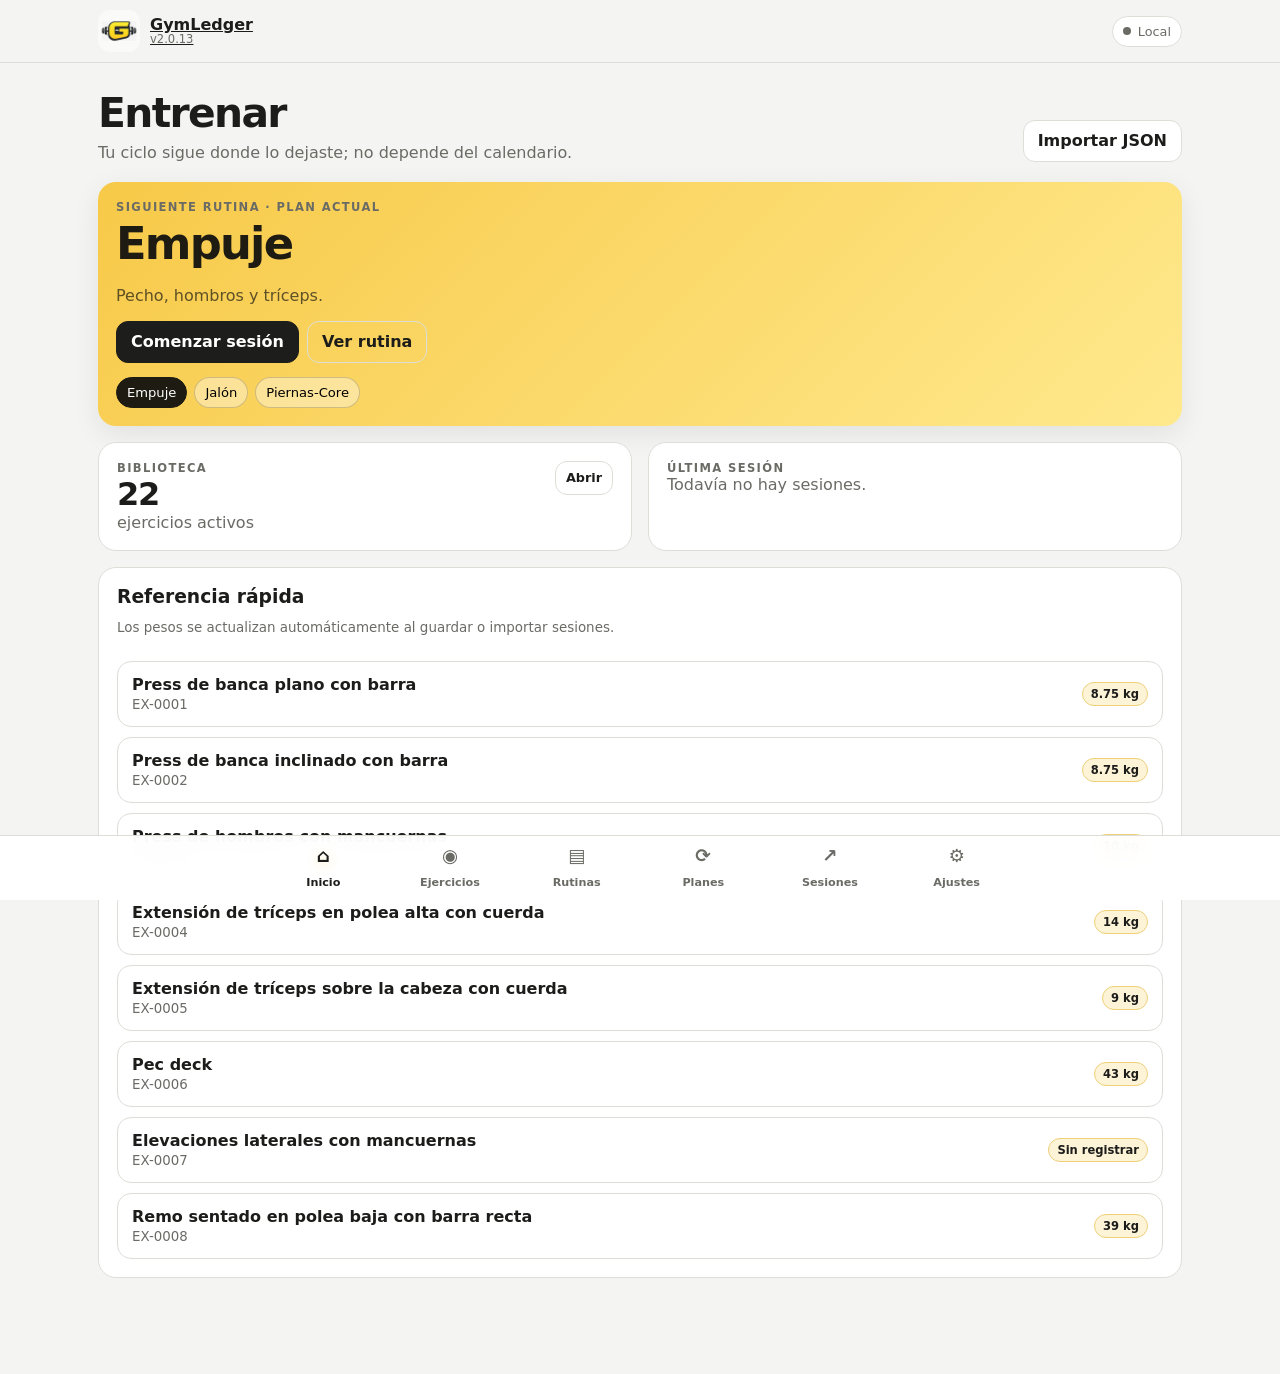
<file: index.html>
<!doctype html>
<html lang="es">
<head>
  <meta charset="utf-8">
  <meta name="viewport" content="width=device-width,initial-scale=1,viewport-fit=cover">
  <meta name="theme-color" content="#f7c948">
  <meta name="color-scheme" content="light dark">
  <meta name="description" content="GymLedger: biblioteca de ejercicios, rutinas, planes e historial de entrenamiento sincronizado.">
  <title>GymLedger</title>
  <link rel="manifest" href="./manifest.webmanifest">
  <link rel="icon" href="./assets/icons/icon-192.png">
  <link rel="apple-touch-icon" href="./assets/icons/icon-180.png">
  <link rel="stylesheet" href="./css/styles.css?v=2.0.13">
  <link rel="stylesheet" href="./css/session-2.0.11.css?v=2.0.11">
</head>
<body>
  <div id="startup" class="startup-screen">
    <img src="./assets/icons/icon-192.png" alt="" width="84" height="84">
    <strong>GymLedger</strong>
    <span>Iniciando…</span>
  </div>
  <div id="app" hidden></div>
  <div id="toast-root" aria-live="polite" aria-atomic="true"></div>
  <script type="module" src="./js/app.js?v=2.0.13"></script>
</body>
</html>
</file>
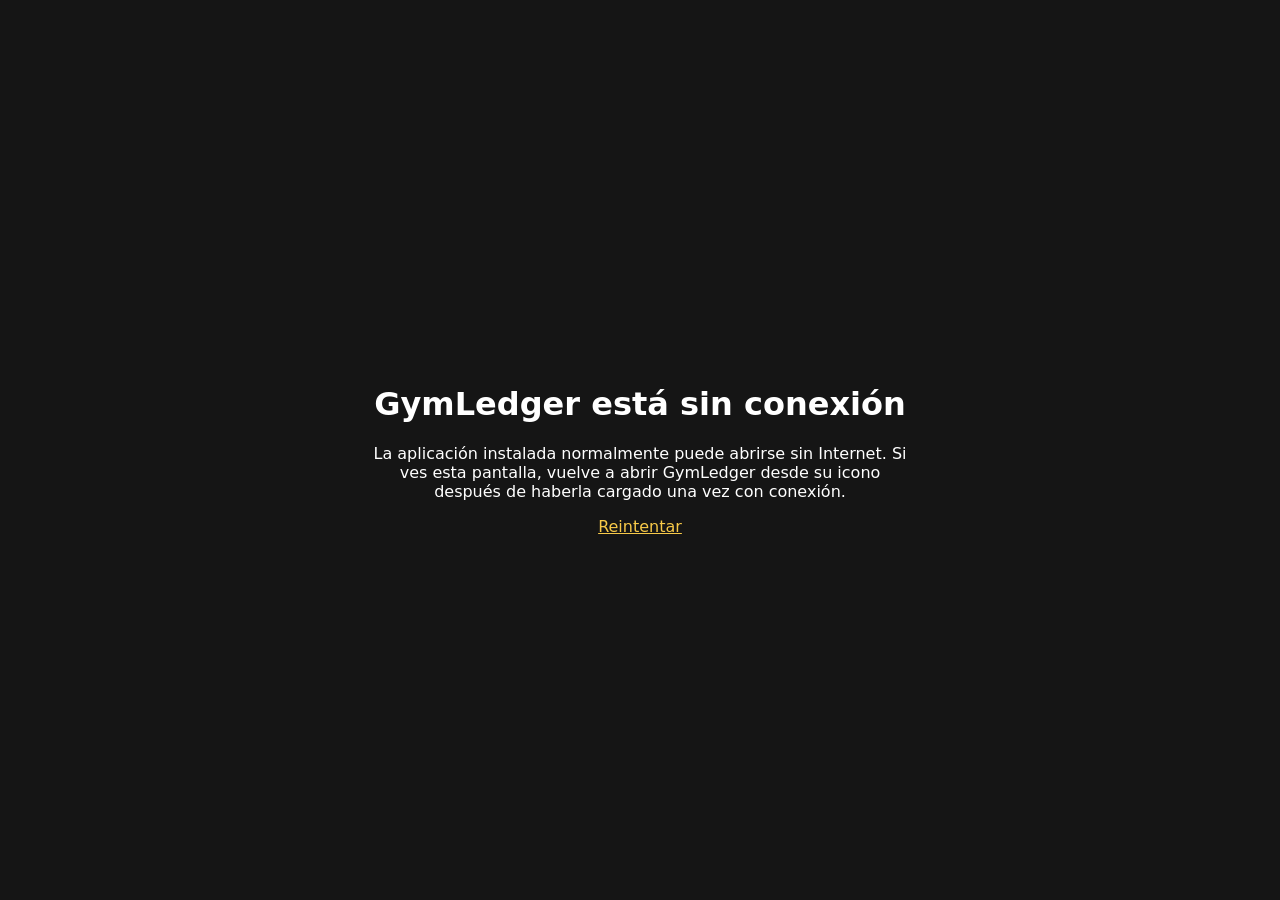
<file: offline.html>
<!doctype html>
<html lang="es"><head><meta charset="utf-8"><meta name="viewport" content="width=device-width,initial-scale=1"><title>GymLedger · sin conexión</title><style>body{font-family:system-ui;margin:0;min-height:100vh;display:grid;place-items:center;background:#151515;color:#fff}.box{max-width:34rem;padding:2rem;text-align:center}a{color:#f7c948}</style></head><body><main class="box"><h1>GymLedger está sin conexión</h1><p>La aplicación instalada normalmente puede abrirse sin Internet. Si ves esta pantalla, vuelve a abrir GymLedger desde su icono después de haberla cargado una vez con conexión.</p><a href="./">Reintentar</a></main></body></html>
</file>
<file: css/styles.css>
:root {
  --bg: #f4f4f2;
  --surface: #ffffff;
  --surface-2: #f8f8f6;
  --text: #1c1c1a;
  --muted: #6b6b66;
  --line: #deded8;
  --brand: #f7c948;
  --brand-strong: #d7a900;
  --brand-ink: #1d1b12;
  --danger: #b42318;
  --success: #19733f;
  --warning: #985e00;
  --shadow: 0 8px 28px rgba(0,0,0,.08);
  --radius: 18px;
  --radius-sm: 12px;
  --max: 1120px;
}

@media (prefers-color-scheme: dark) {
  :root:not([data-theme="light"]) {
    --bg:#111210; --surface:#191a17; --surface-2:#20211d; --text:#f4f4ef; --muted:#adada5; --line:#34352f;
    --brand:#f7c948; --brand-strong:#f0bd1d; --brand-ink:#17150d; --danger:#ff7f73; --success:#69d994; --warning:#f6b85c; --shadow:0 8px 28px rgba(0,0,0,.3);
  }
}
:root[data-theme="dark"] { --bg:#111210; --surface:#191a17; --surface-2:#20211d; --text:#f4f4ef; --muted:#adada5; --line:#34352f; --brand:#f7c948; --brand-strong:#f0bd1d; --brand-ink:#17150d; --danger:#ff7f73; --success:#69d994; --warning:#f6b85c; --shadow:0 8px 28px rgba(0,0,0,.3); }
:root[data-theme="light"] { --bg:#f4f4f2; --surface:#fff; --surface-2:#f8f8f6; --text:#1c1c1a; --muted:#6b6b66; --line:#deded8; }

* { box-sizing: border-box; }
html { min-height:100%; background:var(--bg); }
body { margin:0; min-height:100vh; font-family: Inter, ui-sans-serif, system-ui, -apple-system, BlinkMacSystemFont, "Segoe UI", sans-serif; background:var(--bg); color:var(--text); }
button,input,textarea,select { font:inherit; }
button { cursor:pointer; }
a { color:inherit; }
img { max-width:100%; }

.startup-screen { min-height:100vh; display:grid; place-items:center; align-content:center; gap:10px; color:var(--text); }
.startup-screen img { border-radius:20px; box-shadow:var(--shadow); }
.startup-screen strong { font-size:1.5rem; }
.startup-screen span { color:var(--muted); }

.app-shell { min-height:100vh; }
.topbar { position:sticky; top:0; z-index:20; backdrop-filter: blur(14px); background:color-mix(in srgb, var(--bg) 88%, transparent); border-bottom:1px solid var(--line); }
.topbar-inner { max-width:var(--max); margin:auto; padding:10px 18px; display:flex; align-items:center; gap:14px; }
.brand { display:flex; align-items:center; gap:10px; min-width:0; }
.brand img { width:42px; height:42px; border-radius:12px; }
.brand-text { display:grid; line-height:1.05; }
.brand-text strong { font-size:1rem; }
.brand-text small { color:var(--muted); font-size:.72rem; }
.topbar-actions { margin-left:auto; display:flex; align-items:center; gap:8px; }
.sync-pill { display:inline-flex; align-items:center; gap:7px; border:1px solid var(--line); border-radius:999px; padding:7px 10px; background:var(--surface); color:var(--muted); font-size:.8rem; }
.sync-dot { width:8px; height:8px; border-radius:50%; background:var(--muted); }
.sync-pill[data-state="synced"] .sync-dot { background:var(--success); }
.sync-pill[data-state="syncing"] .sync-dot { background:var(--brand-strong); animation:pulse 1s infinite; }
.sync-pill[data-state="error"] .sync-dot { background:var(--danger); }
.sync-pill[data-state="offline"] .sync-dot { background:var(--warning); }
@keyframes pulse { 50% { opacity:.35; } }

.main { max-width:var(--max); margin:0 auto; padding:26px 18px 96px; }
.page-head { display:flex; align-items:flex-end; justify-content:space-between; gap:16px; margin-bottom:20px; }
.page-head h1 { margin:0; font-size:clamp(1.7rem,5vw,2.55rem); letter-spacing:-.04em; }
.page-head p { margin:.35rem 0 0; color:var(--muted); max-width:48rem; }
.page-actions { display:flex; flex-wrap:wrap; gap:8px; }

.bottom-nav { position:fixed; bottom:0; left:0; right:0; z-index:30; border-top:1px solid var(--line); background:color-mix(in srgb, var(--surface) 94%, transparent); backdrop-filter: blur(16px); padding-bottom:env(safe-area-inset-bottom); }
.nav-inner { max-width:760px; margin:auto; display:grid; grid-template-columns:repeat(6,1fr); }
.nav-link { text-decoration:none; display:grid; place-items:center; gap:3px; min-height:64px; padding:7px 4px; color:var(--muted); font-size:.7rem; font-weight:650; }
.nav-link .ico { font-size:1.15rem; line-height:1; }
.nav-link.active { color:var(--text); }
.nav-link.active .ico { filter:drop-shadow(0 2px 6px rgba(247,201,72,.45)); }

.grid { display:grid; gap:16px; }
.grid.two { grid-template-columns:repeat(2,minmax(0,1fr)); }
.grid.three { grid-template-columns:repeat(3,minmax(0,1fr)); }
.card { background:var(--surface); border:1px solid var(--line); border-radius:var(--radius); padding:18px; box-shadow:var(--shadow); }
.card.flat { box-shadow:none; }
.card h2,.card h3 { margin-top:0; }
.card-head { display:flex; align-items:flex-start; justify-content:space-between; gap:12px; }
.card-head h2,.card-head h3 { margin:0; }
.muted { color:var(--muted); }
.small { font-size:.84rem; }
.kicker { text-transform:uppercase; letter-spacing:.12em; font-size:.72rem; color:var(--muted); font-weight:800; }
.big-number { font-size:2rem; font-weight:850; letter-spacing:-.04em; }

.hero-plan { background:linear-gradient(135deg,var(--brand),#ffe98d); color:var(--brand-ink); border:0; }
.hero-plan .muted { color:rgba(29,27,18,.7); }
.hero-plan h2 { font-size:clamp(1.7rem,6vw,2.8rem); margin:.2rem 0 .3rem; letter-spacing:-.04em; }
.cycle { display:flex; flex-wrap:wrap; gap:7px; margin:14px 0 0; }
.cycle-chip { border:1px solid rgba(0,0,0,.18); border-radius:999px; padding:7px 10px; font-size:.82rem; background:rgba(255,255,255,.38); }
.cycle-chip.current { background:var(--brand-ink); color:#fff; border-color:var(--brand-ink); }

.btn { border:1px solid var(--line); border-radius:12px; padding:10px 14px; background:var(--surface); color:var(--text); font-weight:750; display:inline-flex; align-items:center; justify-content:center; gap:8px; text-decoration:none; min-height:42px; }
.btn:hover { transform:translateY(-1px); }
.btn.primary { background:var(--brand); color:var(--brand-ink); border-color:var(--brand-strong); }
.btn.dark { background:#1d1d1b; color:#fff; border-color:#1d1d1b; }
.btn.danger { color:var(--danger); border-color:color-mix(in srgb,var(--danger) 35%,var(--line)); }
.btn.ghost { background:transparent; }
.btn.small { min-height:34px; padding:7px 10px; font-size:.8rem; }
.icon-btn { width:42px; height:42px; padding:0; border-radius:12px; }

.toolbar { display:flex; gap:10px; align-items:center; flex-wrap:wrap; margin-bottom:16px; }
.search { flex:1 1 260px; position:relative; }
.search input { width:100%; padding-left:38px; }
.search::before { content:'⌕'; position:absolute; left:13px; top:50%; transform:translateY(-50%); color:var(--muted); }

input,textarea,select { width:100%; border:1px solid var(--line); border-radius:11px; background:var(--surface-2); color:var(--text); padding:10px 11px; outline:none; }
input:focus,textarea:focus,select:focus { border-color:var(--brand-strong); box-shadow:0 0 0 3px color-mix(in srgb,var(--brand) 30%,transparent); }
textarea { min-height:94px; resize:vertical; }
label { display:grid; gap:6px; font-weight:700; font-size:.9rem; }
label small { font-weight:500; color:var(--muted); }
.form-grid { display:grid; grid-template-columns:repeat(2,minmax(0,1fr)); gap:14px; }
.form-section { margin:22px 0; }
.form-section h3 { margin:0 0 10px; }
.form-actions { display:flex; justify-content:flex-end; gap:9px; flex-wrap:wrap; margin-top:22px; }

.list { display:grid; gap:10px; }
.list-row { background:var(--surface); border:1px solid var(--line); border-radius:14px; padding:13px 14px; display:flex; align-items:center; gap:12px; }
.list-row:hover { border-color:color-mix(in srgb,var(--brand-strong) 50%,var(--line)); }
.list-main { min-width:0; flex:1; }
.list-main strong { display:block; overflow:hidden; text-overflow:ellipsis; white-space:nowrap; }
.list-main small { color:var(--muted); }
.row-actions { display:flex; gap:6px; flex-wrap:wrap; justify-content:flex-end; }
.badge { display:inline-flex; align-items:center; border-radius:999px; padding:4px 8px; font-size:.72rem; font-weight:800; background:var(--surface-2); border:1px solid var(--line); }
.badge.brand { background:color-mix(in srgb,var(--brand) 22%,var(--surface)); border-color:color-mix(in srgb,var(--brand) 65%,var(--line)); }
.badge.ok { color:var(--success); }
.badge.warn { color:var(--warning); }

.exercise-card { display:grid; grid-template-columns:86px 1fr; gap:14px; align-items:center; }
.exercise-image { width:86px; aspect-ratio:1; border:1px dashed var(--line); border-radius:14px; overflow:hidden; display:grid; place-items:center; background:var(--surface-2); color:var(--muted); }
.exercise-image img { width:100%; height:100%; object-fit:cover; }
.placeholder-person { font-size:2rem; }
.exercise-code { font-family:ui-monospace,SFMono-Regular,Menlo,monospace; font-size:.75rem; color:var(--muted); }
.muscle-tags { display:flex; flex-wrap:wrap; gap:6px; margin-top:8px; }
.muscle-tag { font-size:.72rem; border-radius:999px; padding:4px 7px; background:var(--surface-2); border:1px solid var(--line); }

.detail-layout { display:grid; grid-template-columns:minmax(220px,340px) 1fr; gap:20px; }
.detail-image { aspect-ratio:1; border-radius:20px; background:var(--surface-2); border:1px solid var(--line); display:grid; place-items:center; overflow:hidden; }
.detail-image img { width:100%; height:100%; object-fit:contain; }
.stat-strip { display:grid; grid-template-columns:repeat(3,minmax(0,1fr)); gap:10px; margin:14px 0; }
.stat { background:var(--surface-2); border:1px solid var(--line); border-radius:12px; padding:10px; }
.stat small { display:block; color:var(--muted); }
.stat strong { display:block; margin-top:3px; }

.drag-list { display:grid; gap:8px; }
.drag-item { display:grid; grid-template-columns:auto 1fr auto; align-items:center; gap:9px; border:1px solid var(--line); background:var(--surface-2); padding:10px; border-radius:12px; }
.drag-handle { color:var(--muted); font-size:1.1rem; }
.mini-fields { display:grid; grid-template-columns:70px 70px; gap:6px; }
.mini-fields input { padding:7px; }

.session-entry { display:grid; grid-template-columns:minmax(220px,1fr) minmax(178px,196px) 72px 72px; gap:10px; align-items:end; border-bottom:1px solid var(--line); padding:11px 0; }
.session-entry:last-child { border-bottom:0; }
.session-entry .entry-name small { display:block; color:var(--muted); }

.chart { width:100%; min-height:190px; background:var(--surface-2); border:1px solid var(--line); border-radius:14px; padding:10px; overflow:hidden; }
.chart svg { width:100%; height:180px; display:block; }
.chart .gridline { stroke:var(--line); stroke-width:1; }
.chart .line { fill:none; stroke:var(--brand-strong); stroke-width:3; }
.chart .dot { fill:var(--brand-strong); }

.empty { text-align:center; padding:36px 18px; color:var(--muted); border:1px dashed var(--line); border-radius:var(--radius); }
.divider { height:1px; background:var(--line); margin:18px 0; }
.notice { border:1px solid var(--line); background:var(--surface-2); padding:12px 14px; border-radius:12px; color:var(--muted); }
.notice.warn { border-color:color-mix(in srgb,var(--warning) 45%,var(--line)); color:var(--warning); }
.notice.danger { border-color:color-mix(in srgb,var(--danger) 45%,var(--line)); color:var(--danger); }

.modal-backdrop { position:fixed; inset:0; z-index:80; display:grid; place-items:center; background:rgba(0,0,0,.55); padding:16px; }
.modal { width:min(680px,100%); max-height:min(86vh,820px); overflow:auto; background:var(--surface); color:var(--text); border-radius:20px; border:1px solid var(--line); box-shadow:0 24px 80px rgba(0,0,0,.32); padding:20px; }
.modal h2 { margin-top:0; }

#toast-root { position:fixed; top:70px; right:14px; z-index:100; display:grid; gap:8px; max-width:min(380px,calc(100vw - 28px)); }
.toast { background:#1c1c1a; color:#fff; padding:11px 14px; border-radius:12px; box-shadow:0 10px 30px rgba(0,0,0,.2); animation:toast-in .18s ease-out; }
.toast.error { background:#7f1d1d; }
.toast.ok { background:#14532d; }
@keyframes toast-in { from { transform:translateY(-8px); opacity:0; } }

@media (max-width:820px) {
  .grid.two,.grid.three,.detail-layout { grid-template-columns:1fr; }
  .form-grid { grid-template-columns:1fr; }
  .page-head { align-items:flex-start; flex-direction:column; }
  .stat-strip { grid-template-columns:1fr; }
}
@media (max-width:620px) {
  .main { padding:18px 12px 92px; }
  .topbar-inner { padding:8px 12px; }
  .brand-text small { display:none; }
  .sync-pill span:last-child { display:none; }
  .nav-link { font-size:.62rem; }
  .nav-link .ico { font-size:1.05rem; }
  .session-entry { grid-template-columns:repeat(2,minmax(0,1fr)); gap:10px; }
  .session-entry .entry-name { grid-column:1 / -1; }
  .session-entry .load-field { grid-column:1 / -1; }
  .session-entry .sets,.session-entry .reps { grid-row:auto; }
  .exercise-card { grid-template-columns:70px 1fr; }
  .exercise-image { width:70px; }
  .row-actions { width:100%; justify-content:flex-start; }
  .list-row { flex-wrap:wrap; }
}

/* 2.0.2 · edición guiada de ejercicios */
.guided-panel { margin-bottom:22px; padding:16px; border:1px solid var(--line); border-radius:14px; background:var(--surface-2); }
.guided-panel h2 { margin:0; }
.catalog-picker { margin-top:12px; }
.form-actions.compact { margin-top:10px; align-items:center; }
.selector-section { padding:14px; border:1px solid var(--line); border-radius:14px; background:var(--surface-2); }
.picker-row { display:grid; grid-template-columns:minmax(150px,1fr) minmax(180px,1.4fr) auto; gap:8px; align-items:end; }
.selector-section .picker-row:has(#equipment-choice) { grid-template-columns:minmax(220px,1fr) auto; }
.selection-summary { margin-top:10px; background:var(--surface); }
.selection-chips { display:flex; flex-wrap:wrap; gap:7px; margin-top:9px; }
.selection-chip { border:1px solid var(--line); border-radius:999px; background:var(--surface); color:var(--text); padding:6px 9px; cursor:pointer; }
.selection-chip:hover { border-color:var(--danger); }
.selection-chip span { color:var(--muted); margin-left:3px; }
.custom-add { margin-top:10px; }
.custom-add summary { cursor:pointer; color:var(--muted); }
.custom-add .picker-row { grid-template-columns:1fr auto; margin-top:8px; }
.weight-panel { padding:16px; border:1px solid var(--line); border-radius:14px; background:var(--surface-2); }
.weight-picker { display:grid; gap:12px; margin-top:12px; }
.digit-group { display:grid; grid-template-columns:repeat(5,minmax(82px,1fr)); gap:8px; }
.weight-readout { padding:12px 14px; border-radius:12px; background:var(--surface); border:1px solid var(--line); font-size:1.05rem; }
.inline-check { display:flex; gap:7px; align-items:center; width:auto; color:var(--muted); }
.inline-check input { width:auto; }
.soft-disabled { opacity:.58; }

@media (max-width:700px) {
  .picker-row,.selector-section .picker-row:has(#equipment-choice) { grid-template-columns:1fr; }
  .digit-group { grid-template-columns:repeat(2,minmax(100px,1fr)); }
}
.load-with-unit { display:grid; grid-template-columns:minmax(96px,1fr) 64px; gap:8px; }
.load-with-unit .entry-load { min-width:0; font-variant-numeric:tabular-nums; }
.load-with-unit.single { grid-template-columns:1fr; }
.load-with-unit select { padding-left:7px; padding-right:7px; }

/* 2.0.6 · aviso de actualización y carga más legible */
.update-banner {
  position:sticky; top:63px; z-index:19; max-width:var(--max); margin:10px auto 0; padding:0 18px;
}
.update-banner-inner {
  display:flex; align-items:center; justify-content:space-between; gap:12px; padding:10px 12px;
  border:1px solid color-mix(in srgb,var(--brand-strong) 58%,var(--line)); border-radius:14px;
  background:color-mix(in srgb,var(--brand) 18%,var(--surface)); box-shadow:var(--shadow);
}
.update-banner-copy { min-width:0; display:grid; gap:2px; }
.update-banner-copy strong { font-size:.92rem; }
.update-banner-copy span { color:var(--muted); font-size:.78rem; }
@media (max-width:620px) {
  .update-banner { top:59px; padding:0 12px; }
  .update-banner-inner { align-items:flex-start; flex-direction:column; }
  .update-banner-inner .btn { width:100%; }
}

/* 2.0.7 · imagen del ejercicio dentro de una sesión activa */
.entry-title-row { display:flex; align-items:center; justify-content:space-between; gap:10px; }
.entry-title-row strong { min-width:0; }
.entry-image-button { flex:0 0 auto; white-space:nowrap; }
.entry-image-missing { flex:0 0 auto; opacity:.7; }
.session-image-preview { display:grid; place-items:center; min-height:180px; background:var(--surface-2); border:1px solid var(--line); border-radius:14px; overflow:hidden; }
.session-image-preview img { display:block; max-width:100%; width:100%; height:auto; max-height:68vh; object-fit:contain; }
@media (max-width:620px) {
  .entry-title-row { align-items:flex-start; }
  .entry-image-button { min-height:34px; }
  .session-image-preview img { max-height:72vh; }
}

/* 2.0.8 · borrador persistente, protección de salida y checklist de sesión */
.active-session-card {
  border-color:color-mix(in srgb,var(--success) 38%,var(--line));
  background:color-mix(in srgb,var(--success) 7%,var(--surface));
}
.active-session-status {
  display:flex; align-items:center; justify-content:space-between; gap:12px; flex-wrap:wrap;
  margin-bottom:16px; padding:11px 12px; border:1px solid color-mix(in srgb,var(--success) 34%,var(--line));
  border-radius:12px; background:color-mix(in srgb,var(--success) 7%,var(--surface-2));
}
.active-session-status > div { display:flex; align-items:center; gap:9px; flex-wrap:wrap; }
.session-section-head { display:flex; align-items:baseline; justify-content:space-between; gap:12px; flex-wrap:wrap; }
.session-entry {
  border-radius:12px; padding-left:8px; padding-right:8px;
  transition:background .16s ease,border-color .16s ease,box-shadow .16s ease;
}
.session-entry.completed {
  background:color-mix(in srgb,var(--success) 9%,var(--surface));
  box-shadow:inset 3px 0 0 color-mix(in srgb,var(--success) 78%,transparent);
}
.entry-title-with-check { display:flex; align-items:center; gap:9px; min-width:0; }
.entry-title-with-check strong { min-width:0; }
.entry-complete-toggle {
  display:inline-flex; align-items:center; gap:5px; flex:0 0 auto; min-height:34px;
  border:1px solid var(--line); border-radius:999px; padding:5px 9px;
  background:var(--surface-2); color:var(--muted); font-weight:800; font-size:.76rem;
}
.entry-complete-toggle.completed {
  border-color:color-mix(in srgb,var(--success) 58%,var(--line));
  background:color-mix(in srgb,var(--success) 12%,var(--surface)); color:var(--success);
}
.entry-complete-toggle .check-icon { font-size:1rem; line-height:1; }
@media (max-width:620px) {
  .active-session-status { align-items:flex-start; }
  .active-session-status > strong { width:100%; }
  .entry-title-row { flex-wrap:wrap; }
  .entry-title-with-check { width:100%; align-items:flex-start; }
  .entry-complete-toggle { min-width:88px; justify-content:center; }
}

/* Búsqueda y filtros para la biblioteca y el selector de ejercicios. */
.exercise-filters { display:grid; grid-template-columns:minmax(180px,2fr) repeat(2,minmax(160px,1fr)); gap:10px; margin:0 0 12px; align-items:end; }
.exercise-filters label { min-width:0; display:flex; flex-direction:column; gap:5px; font-size:.88rem; }
.exercise-filters input,.exercise-filters select { min-width:0; width:100%; }
@media (max-width:820px) { .exercise-filters { grid-template-columns:repeat(2,minmax(0,1fr)); } .exercise-filter-search { grid-column:1/-1; } }
@media (max-width:480px) { .exercise-filters { grid-template-columns:1fr; } .exercise-filter-search { grid-column:auto; } }
</file>
<file: css/session-2.0.11.css>
/* GymLedger 2.0.11 · corrección de visibilidad del reloj flotante en tema oscuro */

.entry-title-block {
  display:grid;
  gap:4px;
  min-width:0;
}

.exercise-index {
  display:inline-flex;
  width:max-content;
  align-items:center;
  border-radius:999px;
  padding:3px 7px;
  border:1px solid var(--line);
  background:var(--surface-2);
  color:var(--muted);
  font-size:.68rem;
  font-weight:850;
  letter-spacing:.04em;
  text-transform:uppercase;
}

.set-tracker {
  grid-column:1 / -1;
  display:grid;
  gap:8px;
  padding:10px;
  border:1px solid var(--line);
  border-radius:12px;
  background:var(--surface-2);
}

.set-tracker-head {
  display:flex;
  align-items:center;
  justify-content:space-between;
  gap:10px;
  font-size:.84rem;
}

.set-tracker-head span {
  color:var(--muted);
  font-weight:800;
  font-variant-numeric:tabular-nums;
}

.set-chips {
  display:flex;
  flex-wrap:wrap;
  gap:8px;
}

.set-chip {
  min-width:64px;
  min-height:48px;
  display:grid;
  place-items:center;
  gap:1px;
  border:1px solid var(--line);
  border-radius:12px;
  background:var(--surface);
  color:var(--text);
  font-weight:850;
}

.set-chip span {
  font-size:1.02rem;
  line-height:1;
}

.set-chip small {
  color:var(--muted);
  font-size:.65rem;
  font-weight:700;
}

.set-chip.next {
  border-color:color-mix(in srgb,var(--brand-strong) 70%,var(--line));
  box-shadow:0 0 0 2px color-mix(in srgb,var(--brand) 18%,transparent);
}

.set-chip.done {
  border-color:color-mix(in srgb,var(--success) 56%,var(--line));
  background:color-mix(in srgb,var(--success) 11%,var(--surface));
  color:var(--success);
}

.set-chip.done small {
  color:color-mix(in srgb,var(--success) 78%,var(--muted));
}

.set-chip:disabled {
  cursor:default;
  opacity:.45;
}

.session-entry.in-progress {
  box-shadow:inset 3px 0 0 color-mix(in srgb,var(--brand-strong) 72%,transparent);
}

.rest-workflow {
  display:grid;
  gap:10px;
  margin-bottom:16px;
}

.rest-duration-control,
.rest-timer-panel {
  display:flex;
  align-items:center;
  justify-content:space-between;
  gap:14px;
  padding:11px 12px;
  border:1px solid var(--line);
  border-radius:12px;
  background:var(--surface-2);
}

.rest-duration-control > div:first-child {
  display:grid;
  gap:2px;
}

.rest-duration-fields {
  display:grid;
  grid-template-columns:66px auto 66px;
  gap:6px;
  align-items:end;
  flex:0 0 auto;
}

.rest-duration-fields label {
  gap:3px;
}

.rest-duration-fields label small {
  text-align:center;
}

.rest-duration-fields input {
  text-align:center;
  font-variant-numeric:tabular-nums;
}

.rest-duration-fields > span {
  align-self:center;
  font-weight:900;
  padding-top:18px;
}

.rest-timer-panel {
  border-color:color-mix(in srgb,var(--brand-strong) 58%,var(--line));
  background:color-mix(in srgb,var(--brand) 14%,var(--surface));
}

.rest-timer-panel > div {
  display:grid;
  gap:2px;
}

.rest-timer-value {
  font-size:1.9rem;
  line-height:1;
  font-variant-numeric:tabular-nums;
  letter-spacing:-.04em;
}

.rest-timer-panel small {
  color:var(--muted);
}

/* Barra de estado persistente durante la sesión activa */
.session-active-form {
  padding-bottom:96px;
}

.session-floating-status {
  position:fixed;
  left:50%;
  bottom:calc(76px + env(safe-area-inset-bottom));
  transform:translateX(-50%);
  z-index:32;
  width:min(430px,calc(100vw - 24px));
  min-height:58px;
  display:grid;
  grid-template-columns:1fr auto 1fr;
  align-items:center;
  gap:12px;
  padding:9px 14px;
  border:1px solid color-mix(in srgb,var(--brand-strong) 52%,var(--line));
  border-radius:16px;
  background:color-mix(in srgb,var(--surface) 94%,transparent);
  box-shadow:0 10px 30px rgba(0,0,0,.18);
  backdrop-filter:blur(10px);
  -webkit-backdrop-filter:blur(10px);
}

.session-floating-item {
  display:grid;
  gap:1px;
  text-align:center;
}

.session-floating-item span {
  color:var(--muted);
  font-size:.68rem;
  font-weight:800;
  letter-spacing:.04em;
  text-transform:uppercase;
}

.session-floating-item strong {
  font-size:1.08rem;
  line-height:1.15;
  font-variant-numeric:tabular-nums;
}

.session-floating-rest strong {
  color:var(--text);
}

.session-floating-divider {
  width:1px;
  height:32px;
  background:var(--line);
}

@media (max-width:620px) {
  #session-entries {
    display:grid;
    gap:18px;
  }

  .session-entry,
  .session-entry:last-child {
    grid-template-columns:minmax(0,1fr) minmax(0,1fr);
    gap:12px;
    align-items:end;
    margin:0;
    padding:14px;
    border:1px solid color-mix(in srgb,var(--line) 90%,var(--text));
    border-radius:16px;
    background:var(--surface);
    box-shadow:0 4px 14px rgba(0,0,0,.07);
  }

  .session-entry .entry-name,
  .session-entry .load-field,
  .session-entry .set-tracker {
    grid-column:1 / -1;
  }

  .session-entry .sets,
  .session-entry .reps {
    grid-column:auto;
  }

  .session-entry.in-progress {
    border-color:color-mix(in srgb,var(--brand-strong) 42%,var(--line));
    box-shadow:inset 4px 0 0 color-mix(in srgb,var(--brand-strong) 78%,transparent),0 4px 14px rgba(0,0,0,.07);
  }

  .session-entry.completed {
    border-color:color-mix(in srgb,var(--success) 54%,var(--line));
    background:color-mix(in srgb,var(--success) 10%,var(--surface));
    box-shadow:inset 4px 0 0 color-mix(in srgb,var(--success) 86%,transparent),0 4px 14px rgba(0,0,0,.07);
  }

  .entry-title-row {
    gap:12px;
  }

  .entry-title-block strong {
    font-size:1.02rem;
    line-height:1.25;
  }

  .exercise-index {
    border-color:color-mix(in srgb,var(--line) 82%,var(--text));
  }

  .set-tracker {
    padding:11px;
    background:color-mix(in srgb,var(--surface-2) 88%,var(--surface));
  }

  .set-chips {
    display:grid;
    grid-template-columns:repeat(auto-fit,minmax(64px,1fr));
  }

  .set-chip {
    width:100%;
    min-height:54px;
  }

  .rest-duration-control {
    align-items:flex-start;
    flex-direction:column;
  }

  .rest-duration-fields {
    width:100%;
    grid-template-columns:1fr auto 1fr;
  }

  .rest-timer-panel {
    position:static;
    box-shadow:none;
  }

  .rest-timer-panel .btn {
    min-width:86px;
  }

  .session-section-head {
    margin-bottom:10px;
  }

  .session-active-form {
    padding-bottom:104px;
  }

  .session-floating-status {
    bottom:calc(72px + env(safe-area-inset-bottom));
    width:calc(100vw - 20px);
    min-height:56px;
    padding:8px 12px;
    border-radius:15px;
  }
}
</file>
